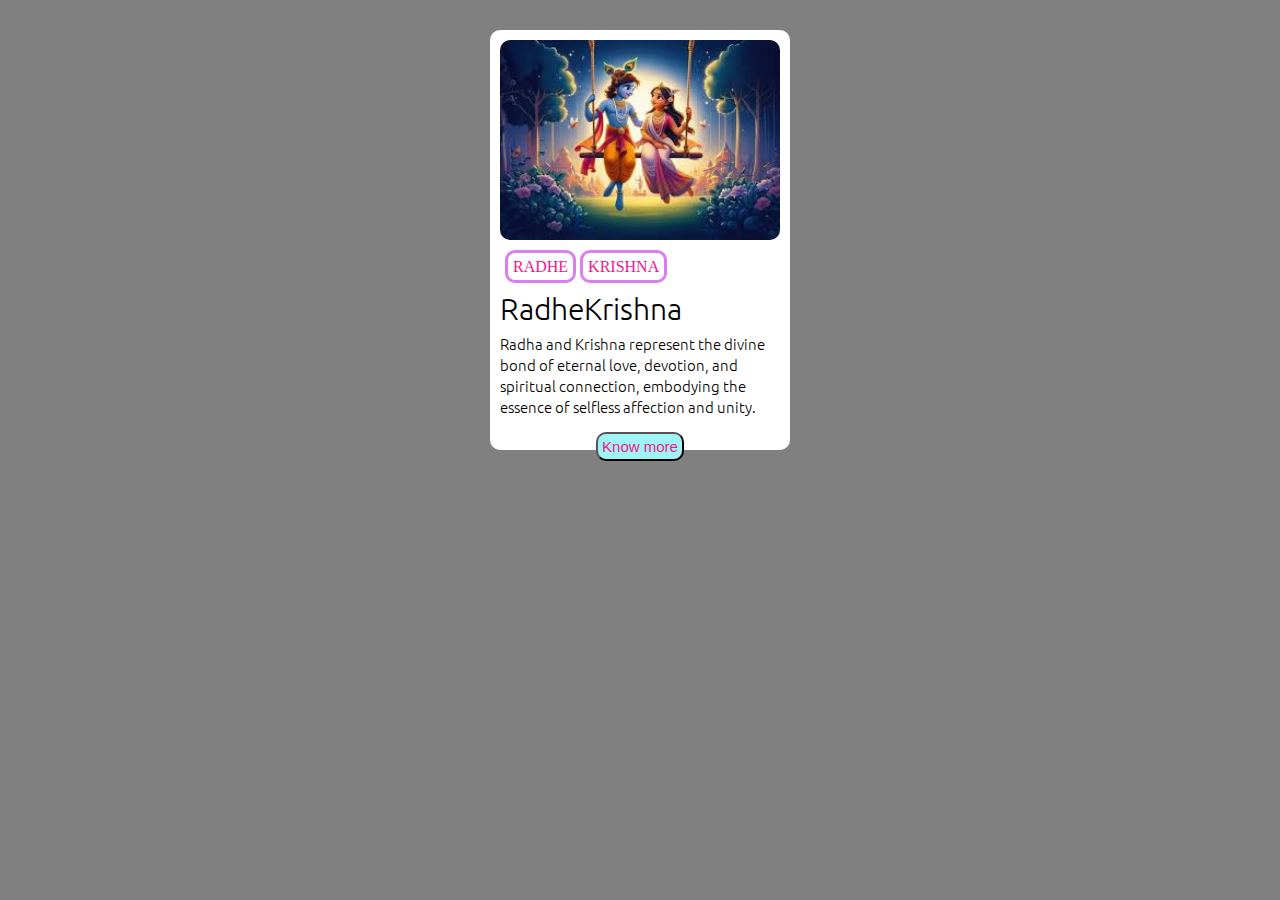
<file: ALL-Web-Projects/Card1/index.html>
<!DOCTYPE html>
<html lang="en">

<head>
    <meta charset="UTF-8">
    <meta name="viewport" content="width=device-width, initial-scale=1.0">
    <link rel="preconnect" href="https://fonts.googleapis.com">
    <link rel="preconnect" href="https://fonts.gstatic.com" crossorigin>
    <link
        href="https://fonts.googleapis.com/css2?family=Playwrite+VN:wght@100..400&family=Ubuntu:ital,wght@0,300;0,400;0,500;0,700;1,300;1,400;1,500;1,700&display=swap"
        rel="stylesheet">
    <title>RadheKrishna</title>
    <link rel="stylesheet" href="styles.css">
</head>

<body>
    <div class="card1">
        <div class="Image">
            <img src="images/RadheKrishna.jpg" alt="RadheRadhe">
        </div>
        <div class="intro">
            <span>RADHE</span>
            <span>KRISHNA</span>
        </div>
        <div class="content">
            <h1>RadheKrishna</h1>
            <p>Radha and Krishna represent the divine bond of eternal love,
                devotion, and spiritual connection,
                embodying the essence of selfless affection and unity.</p>
        </div>
        <div class="button">
            <button>Know more</button>
        </div>
    </div>
</body>

</html>
</file>
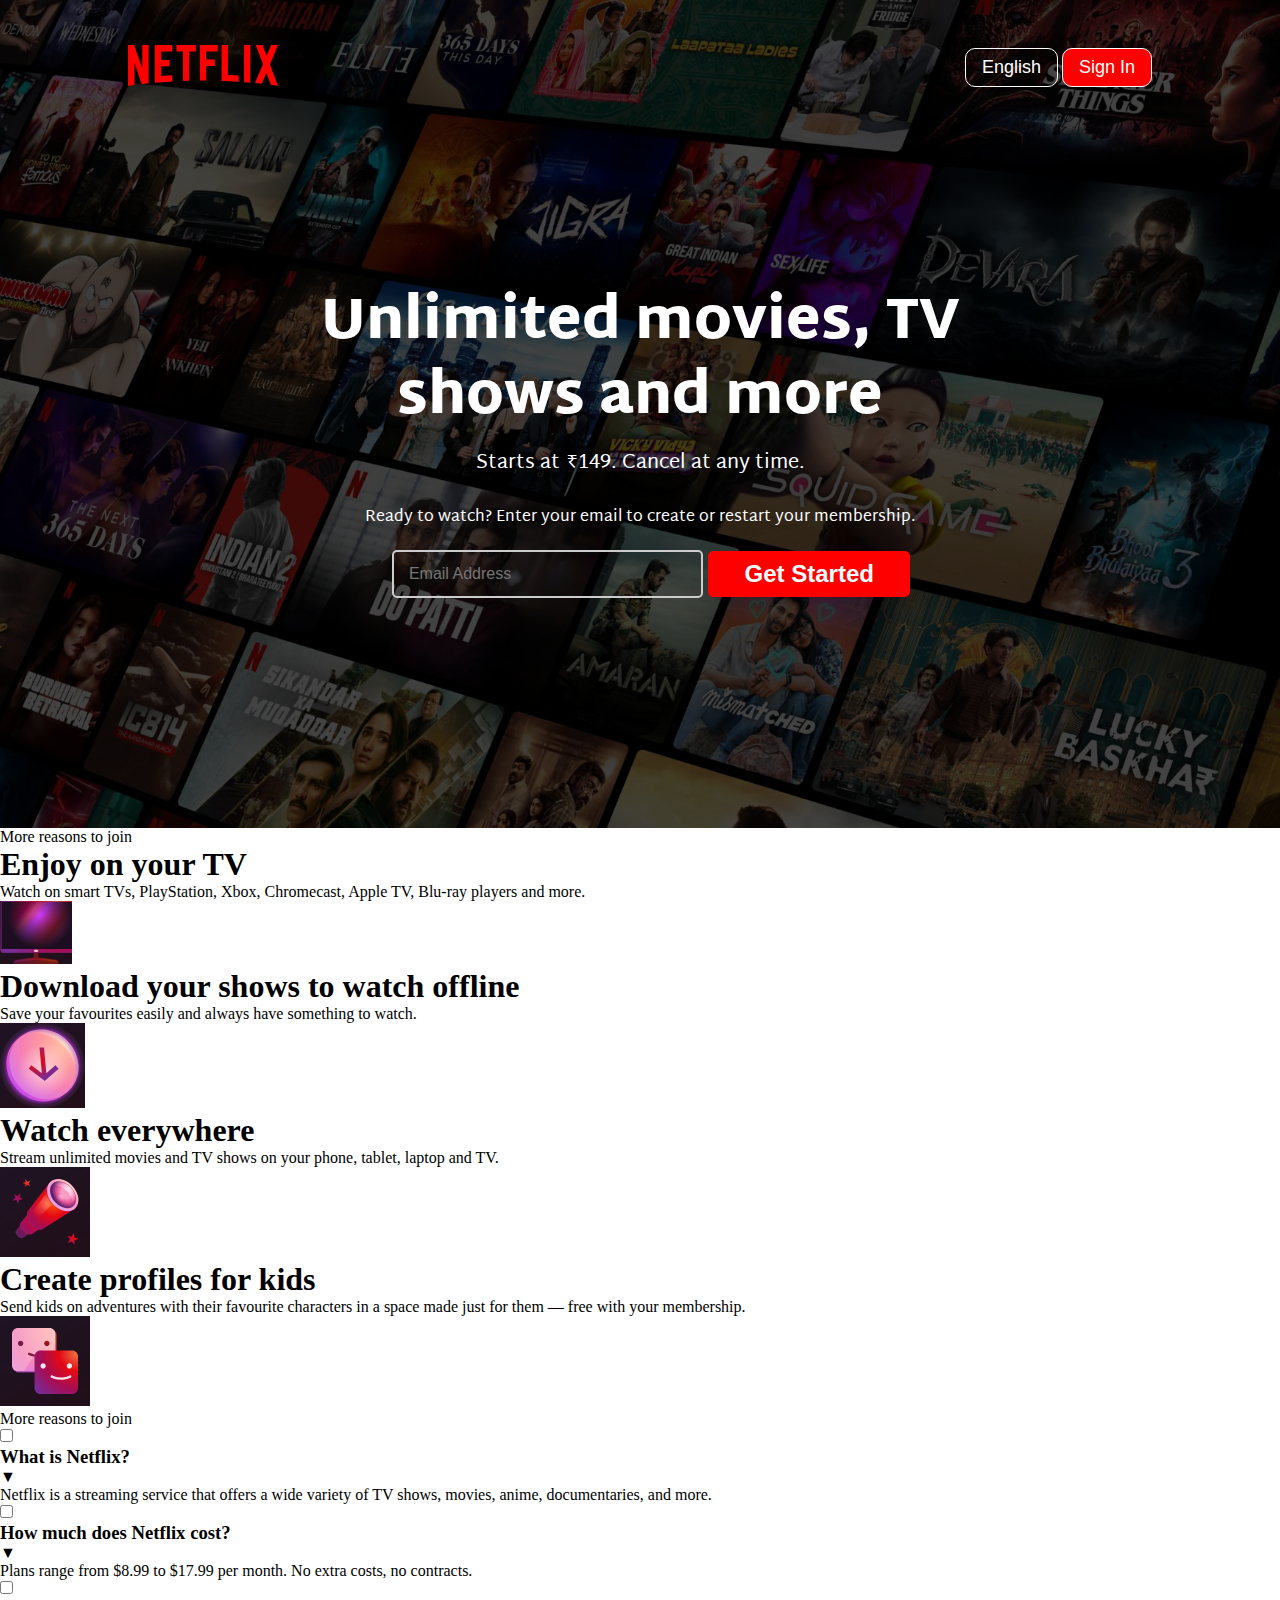
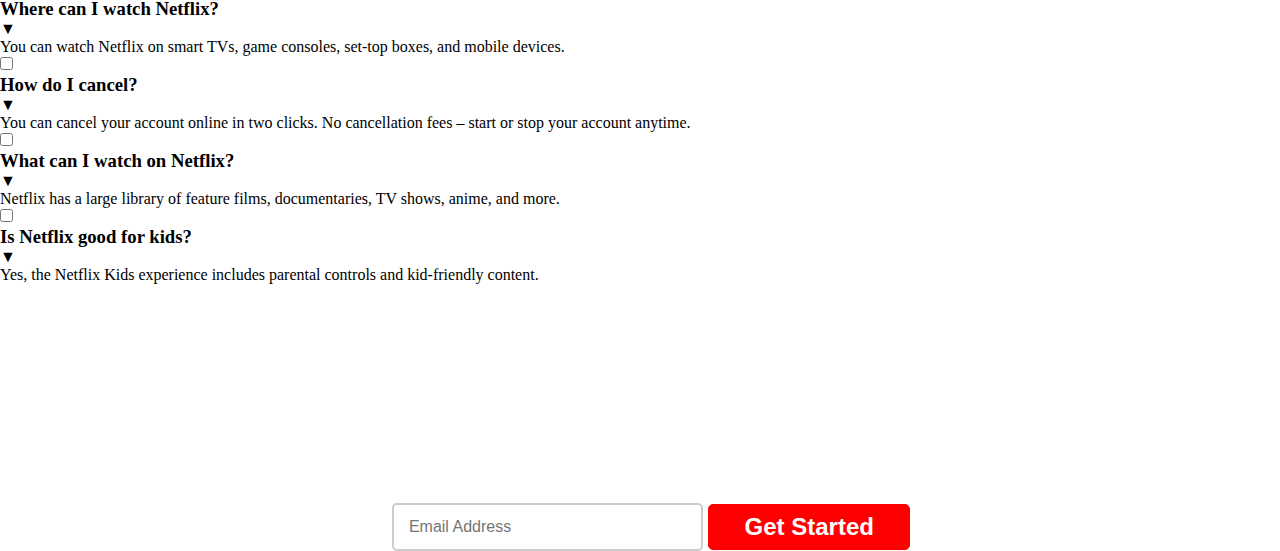
<file: ALL-Web-Projects/NetFlixClone/index.html>
<!DOCTYPE html>
<html lang="en">

<head>
    <meta charset="UTF-8">
    <meta name="viewport" content="width=device-width, initial-scale=1.0">
    <title>NetFlixClone</title>
    <link rel="stylesheet" href="style.css">
</head>

<body>
    <div class="main">
        <nav>
            <div class="leftnav">
                <img width="150" src="images/logo.svg" alt="Company Logo">
            </div>
            <div class="rightnav">
                <button type="button" class="lang">English</button>
                <button type="button" class="btn">Sign In</button>
            </div>
        </nav>
        <div class="overbox"></div>
        <div class="center">
            <span class="hed">Unlimited movies, TV</span>
            <span class="hed">shows and more</span>
            <span class="para1">Starts at ₹149. Cancel at any time.</span>
            <span class="para2">Ready to watch? Enter your email to create or restart your membership.</span>
            <div class="emailbox">
                <input type="email" class="emailinput" placeholder="Email Address">
                <button class="emailbtn">Get Started</button>
            </div>
        </div>
    </div>
    <div class="segment"></div>
    <div class="join">
        <div class="headjoin">More reasons to join</div>
        <div class="block">
            <div class="sec1">
                <h1>Enjoy on your TV</h1>
                <p>Watch on smart TVs, PlayStation, Xbox, Chromecast, Apple TV,
                    Blu-ray players and more.</p>
                <img src="images/img1.png" alt="img3">
            </div>
            <div class="sec1">
                <h1>Download your shows to watch offline</h1>
                <p>Save your favourites easily and always have something to watch.</p>
                <img src="images/img2.png" alt="img3">
            </div>
            <div class="sec1">
                <h1>Watch everywhere</h1>
                <p>Stream unlimited movies and TV shows on your phone, tablet, laptop and TV.</p>
                <img src="images/img3.png" alt="img3">
            </div>
            <div class="sec1">
                <h1>Create profiles for kids</h1>
                <p>Send kids on adventures with their favourite characters in a space made just for them — free with
                    your membership.</p>
                <img src="images/img4.png" alt="img3">
            </div>
        </div>
        <div class="headjoin">More reasons to join</div>
        <div class="faq-section">
            <div class="faq-item">
                <input type="checkbox" id="q1" class="faq-toggle">
                <label for="q1" class="faq-question">
                    <h3>What is Netflix?</h3>
                    <span class="arrow">▼</span>
                </label>
                <div class="faq-answer">
                    Netflix is a streaming service that offers a wide variety of TV shows, movies, anime, documentaries,
                    and more.
                </div>
            </div>
            <div class="faq-item">
                <input type="checkbox" id="q2" class="faq-toggle">
                <label for="q2" class="faq-question">
                    <h3>How much does Netflix cost?</h3>
                    <span class="arrow">▼</span>
                </label>
                <div class="faq-answer">
                    Plans range from $8.99 to $17.99 per month. No extra costs, no contracts.
                </div>
            </div>
            <div class="faq-item">
                <input type="checkbox" id="q3" class="faq-toggle">
                <label for="q3" class="faq-question">
                    <h3>Where can I watch Netflix?</h3>
                    <span class="arrow">▼</span>
                </label>
                <div class="faq-answer">
                    You can watch Netflix on smart TVs, game consoles, set-top boxes, and mobile devices.
                </div>
            </div>
            <div class="faq-item">
                <input type="checkbox" id="q4" class="faq-toggle">
                <label for="q4" class="faq-question">
                    <h3>How do I cancel?</h3>
                    <span class="arrow">▼</span>
                </label>
                <div class="faq-answer">
                    You can cancel your account online in two clicks. No cancellation fees – start or stop your account
                    anytime.
                </div>
            </div>
            <div class="faq-item">
                <input type="checkbox" id="q5" class="faq-toggle">
                <label for="q5" class="faq-question">
                    <h3>What can I watch on Netflix?</h3>
                    <span class="arrow">▼</span>
                </label>
                <div class="faq-answer">
                    Netflix has a large library of feature films, documentaries, TV shows, anime, and more.
                </div>
            </div>
            <div class="faq-item">
                <input type="checkbox" id="q6" class="faq-toggle">
                <label for="q6" class="faq-question">
                    <h3>Is Netflix good for kids?</h3>
                    <span class="arrow">▼</span>
                </label>
                <div class="faq-answer">
                    Yes, the Netflix Kids experience includes parental controls and kid-friendly content.
                </div>
            </div>
        </div>
        <div class="center sec8">
            <span class="para2">Ready to watch? Enter your email to create or restart your membership.</span>
            <div class="emailbox">
                <input type="email" class="emailinput" placeholder="Email Address">
                <button class="emailbtn">Get Started</button>
            </div>
        </div>
    </div>
</body>

</html>
</file>
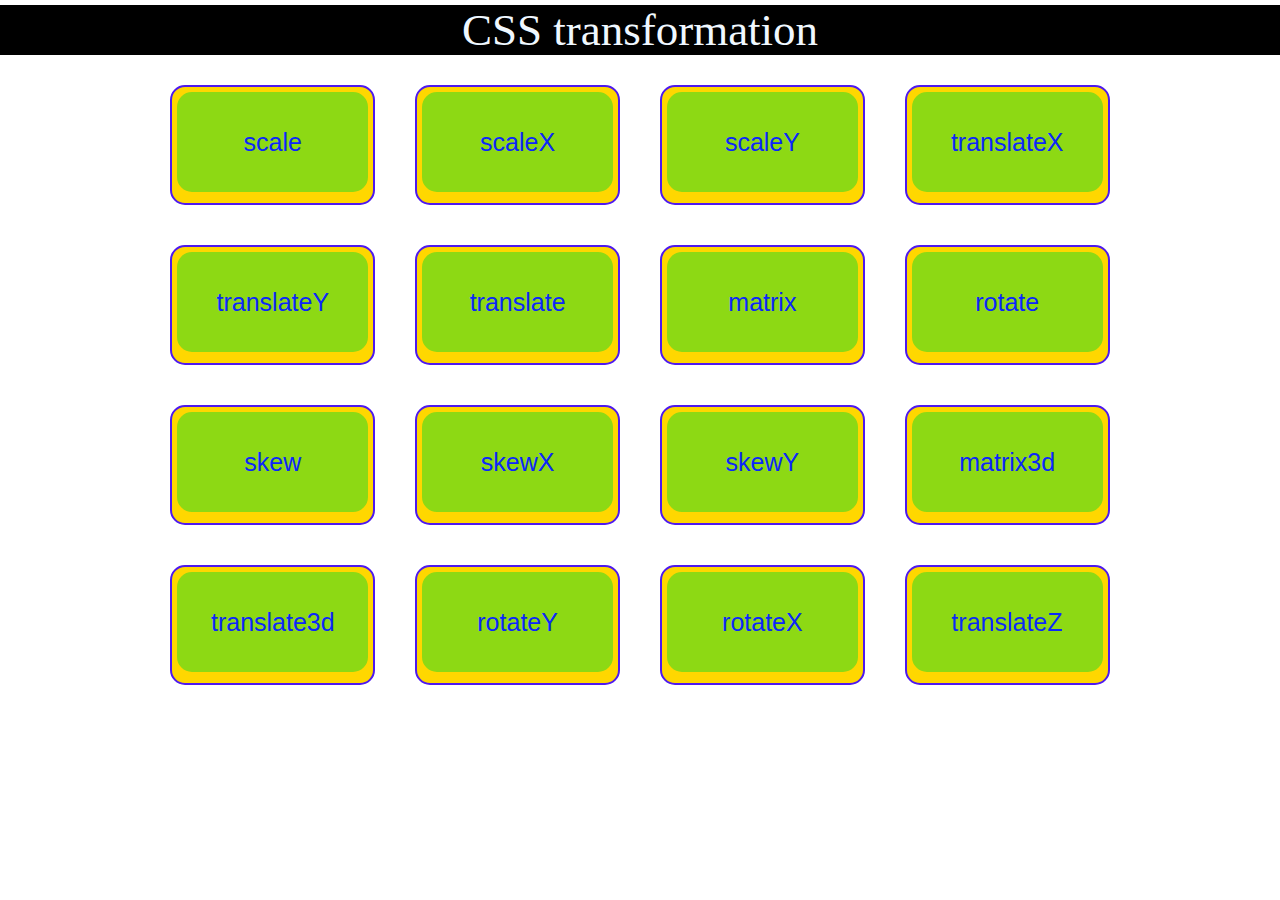
<file: ALL-Web-Projects/TransformCss/index.html>
<!DOCTYPE html>
<html lang="en">

<head>
  <meta charset="UTF-8">
  <meta name="viewport" content="width=device-width, initial-scale=1.0">
  <title>CSS Transform</title>
  <link rel="stylesheet" href="style.css">
</head>

<body>

<div class="heading">
    CSS transformation
</div>

  <div class="Container">
    <!-- scale: Scales the element on both the X-axis and Y-axis. -->
    <div class="box">
        <div class="blue scale">
          scale
        </div>
      </div>
    <!-- scaleX: Scales the element on the X-axis. -->
    <div class="box">
      <div class="blue scaleX">
        scaleX
      </div>
    </div>
    <!-- scaleY: Scales the element on the Y-axis. -->
    <div class="box">
      <div class="blue scaleY">
        scaleY
      </div>
    </div>
    <!-- translateX: Moves the element along the X-axis. -->
    <div class="box">
      <div class="blue translateX">
        translateX
      </div>
    </div>
    <!-- translateY: Moves the element along the Y-axis. -->
    <div class="box">
      <div class="blue translateY">
        translateY
      </div>
    </div>
    <!-- translate: Moves the element along both the X-axis and Y-axis. -->
    <div class="box">
      <div class="blue translate">
        translate
      </div>
    </div>
    <!-- matrix: A 2D transformation method using a matrix of six values. -->
    <div class="box">
      <div class="blue matrix">
        matrix
      </div>
    </div>
    <!-- rotate: Rotates the element around the Z-axis. -->
    <div class="box">
      <div class="blue rotate">
        rotate
      </div>
    </div>
    <!-- skew: Skews the element on the X-axis and Y-axis. -->
    <div class="box">
      <div class="blue skew">
        skew
      </div>
    </div>
    <!-- skewX: Skews the element on the X-axis. -->
    <div class="box">
      <div class="blue skewX">
        skewX
      </div>
    </div>
    <!-- skewY: Skews the element on the Y-axis. -->
    <div class="box">
      <div class="blue skewY">
        skewY
      </div>
    </div>
    <!-- matrix3d: A 3D transformation method using a matrix of 16 values. -->
    <div class="box">
      <div class="blue matrix3d">
        matrix3d
      </div>
    </div>
    <!-- translate3d: Moves the element along the X-axis, Y-axis, and Z-axis. -->
    <div class="box">
      <div class="blue translate3d">
        translate3d
      </div>
    </div>
    <!-- rotateY: Rotates the element around the Y-axis. -->
    <div class="box">
      <div class="blue rotateY">
        rotateY
      </div>
    </div>
    <!-- rotateX: Rotates the element around the X-axis. -->
    <div class="box">
      <div class="blue rotateX">
        rotateX
      </div>
    </div>
    <!-- translateZ: Moves the element along the Z-axis. -->
    <div class="box">
      <div class="blue translateZ">
        translateZ
      </div>
    </div>
  </div>
</body>

</html>
</file>
<file: ALL-Web-Projects/Card1/styles.css>
* {
    margin: 0;
    padding: 0;
}


body{
    margin: 30px auto;
    background-color: grey;
    display: flex;
    align-items: center;
    justify-content: center;
}
.card1 {
    width: 300px;
    height:420px;
    background-color: white;
    border-radius: 10px;
}

.Image {
   padding: 10px;
}

.Image img{
    width: 280px;
    height: 200px;
    border-radius: 10px;
}

.content{
    font-family: "Ubuntu", serif;
    padding: 10px;
}

.content p{
    font-size: 14.5px;
    font-weight: 50;
}

.content h1{
    font-size: 30px;
    font-weight: 380;
    margin-bottom: 5px;
}

.intro{
    padding: 4px 5px 4px 15px;
}

.intro span{
    border: 3px solid rgb(219, 126, 240);
    border-radius: 10px;
    padding: 5px;
    color: rgb(241, 23, 143);

}

.button{
    text-align: center;
}

.button button{
    padding: 4px;
    margin-top: 5px;
    border-radius: 10px;
    font-size: 15px;
    color: rgb(241, 23, 143);
    background-color: rgb(159, 243, 244);
}
</file>
<file: ALL-Web-Projects/NetFlixClone/style.css>
@import url('https://fonts.googleapis.com/css2?family=Martel+Sans:wght@200;300;400;600;700;800;900&family=Ubuntu:ital,wght@0,300;0,400;0,500;0,700;1,300;1,400;1,500;1,700&display=swap');

* {
    padding: 0;
    margin: 0;
    box-sizing: border-box;
}

.main {
    background-image: url('images/bg.jpg');
    background-size: cover;
    background-position: center;
    height: 92vh;
    width: 100%;
    position: relative;
}

.overbox {
    background-color: rgba(0, 0, 0, .65);
    height: 100%;
    width: 100%;
    position: absolute;
    top: 0;
    left: 0;
}

nav {
    display: flex;
    width: 80%;
    height: 15vh;
    align-items: center;
    justify-content: space-between;
    margin-left: 10vw;
    margin-right: 10vw;
}

nav .leftnav {
    z-index: 1;
}

nav .rightnav{
    z-index: 1;
}

nav .rightnav button {
    font-size: 18px;    
    color: white;
    border: 1px solid white;
    padding: 8px 16px;
    border-radius: 10px;
}

nav .rightnav .lang{
    background: transparent;
}

.center {
    margin-top: 150px;
    display: flex;
    flex-direction: column;
    justify-content: center;
    align-items: center;
    color: white;
    position: relative;
    font-family: "Martel Sans", serif;
    text-align: center;
}

.center .hed {
    margin-top: 5px;
    font-size: 56px;
    line-height: 70px;
    font-weight: 900;
}

.center .para1 {
    font-size: 20px;
    font-weight: 500;
    margin-top: 10px;
}

.center .para2 {
    margin-top: 25px;
    font-size: 16px;
    line-height: 24px;
    font-weight: 400;
}

@media (max-width: 768px) {
    .center .hed {
        font-size: 40px;
        line-height: 50px;
    }

    .center .para1, .center .para2 {
        font-size: 14px;
    }
}

.btn{
    background-color: red;
    cursor: pointer;
}

.emailbox {
    margin-top: 20px;
    display: flex;
    justify-content: center;
    align-items: center;
    gap: 5px;
    width: 44%;
    margin-left: 67px;
}

.emailinput {
    width: 80%;
    color: #fff;
    padding: 10px 15px;
    line-height: 24px;
    background-color: transparent;
    font-size: 16px;
    border: 2px solid #ccc;
    border-radius: 5px;
}

.emailbtn {
    padding: 10px 20px;
    font-size: 24px;
    line-height: 24px;
    font-weight: 600;
    color: #fff;
    margin-right: 45px;
    background-color: red;
    border: 1px solid red;
    border-radius: 5px;
    cursor: pointer;
    width: 50%;
}

@media (max-width: 768px) {
    .emailbtn {
        font-size: 16px;
        line-height: 16px;
    }

    .emailinput{
        font-size: 16px;
        line-height: 16px;
    }

    .emailbox{
        margin-top: 5px;
    }
}
</file>
<file: ALL-Web-Projects/TransformCss/style.css>
*{
    margin: 0;
    padding: 0;
    box-sizing: border-box;
}

.heading{
height: 50px;
color: aliceblue;
display: flex;
align-items: center;
justify-content: center;
background-color: black;
font-size: 45px;
margin-top: 5px;
}

.Container {
    margin: 10px auto;
    box-sizing: border-box;
    width: 80vw;
    display: flex;
    flex-flow: row wrap;
    justify-content: center;
    font-family: sans-serif;
  }
  
  
  .box {
    width: 20%;
    margin: 20px 20px;
    background: gold;
    cursor: pointer;
    color: #0b27fb;
    text-align: center;
    height: 120px;
    border-radius: 15px;
    border: 2px solid rgb(78, 25, 239);
  }
  
  
  .blue {
    background-color: rgba(27, 220, 40, 0.5);
    height: 110px;
    display: flex;
    align-items: center;
    justify-content: center;
    font-size: 25px;
    border: 5px solid gold;
    border-radius: 20px;
  }
  
  
  .scaleX {
    transform: scaleX(1);
    transition: transform 0.5s ease;
  }
  
  
  .box:hover .scaleX {
    transform: scaleX(2);
  }
  
  .scaleY {
    transform: scaleY(1);
    transition: transform 0.5s ease;
  }
  
  
  .box:hover .scaleY {
    transform: scaleY(2);
  }
  
  .scale {
    transform: scale(1, 1);
    transition: transform 0.5s ease;
  }
  
  
  .box:hover .scale {
    transform: scale(1.5, 1.5);
  }
  
  .translateX {
    transform: translateX(1);
    transition: transform 0.5s ease;
  }
  
  
  .box:hover .translateX {
    transform: translateX(2em);
  }
  
  .translateY {
    transform: translateY(1);
    transition: transform 0.5s ease;
  }
  
  
  .box:hover .translateY {
    transform: translateY(2em);
  }
  
  .translate {
    transform: translate(1, 1);
    transition: transform 0.5s ease;
  }
  
  
  .box:hover .translate {
    transform: translate(2em, 2em);
  }
  
  .matrix {
    transform: matrix(1, 1, 1, 1);
    transition: transform 0.5s ease;
  }
  
  .box:hover .matrix {
    transform: matrix(1, -1, 0, 1, 0, 0);
  }
  
  .rotate {
    transform: rotate(0);
    transition: transform 0.5s ease;
  }
  
  .box:hover .rotate {
    transform: rotate(270deg);
  }
  
  .skew {
    transform: skew(1, 1);
    transition: transform 0.5s ease;
  }
  
  .box:hover .skew {
    transform: skew(30deg, 20deg);
  
  }
  
  .skewX {
    transform: skewX(1);
    transition: transform 0.5s ease;
  }
  
  .box:hover .skewX {
    transform: skewX(30deg);
  
  }
  
  .skewY {
    transform: skewY(1);
    transition: transform 0.5s ease;
  }
  
  .box:hover .skewY {
    transform: skewY(30deg);
  
  }
  
  .matrix3d {
    transform: matrix3d(1);
    transition: transform 0.5s ease;
  }
  
  .box:hover .matrix3d {
    transform: matrix3d(0.8535533905932737, 0.4999999999999999, 0.14644660940672619, 0, -0.4999999999999999, 0.7071067811865476, 0.4999999999999999, 0, 0.14644660940672619, -0.4999999999999999, 0.8535533905932737, 0, 22.62994231491119, -20.3223304703363, 101.3700576850888, 1)
  }
  
  .translate3d {
    transform: translate3d(1px, 1px, 1);
    transition: transform 0.5s ease;
  }
  
  .box:hover .translate3d {
    transform: translate3d(1px, 1px, 50px) rotate3d(3, 2, 2, 90deg);
  
  }
  
  .rotateY {
    transform: perspective(1) scaleZ(1) rotateY(0deg);
    transition: transform 0.5s ease;
  }
  
  .box:hover .rotateY {
    transform: perspective(500px) scaleZ(2) rotateY(45deg);
  
  }
  
  .rotateX {
    transform: perspective(1) scaleZ(1) rotateX(0deg);
    transition: transform 0.5s ease;
  }
  
  .box:hover .rotateX {
    transform: perspective(500px) scaleZ(2) rotateX(45deg);
  
  }
  
  .translateZ {
    transform: translateZ(1px);
    transition: transform 0.5s ease;
  }
  
  .box:hover .translateZ {
    transform: rotate3d(3, 2, 2, 90deg) translateZ(50px);
  
  }
</file>
